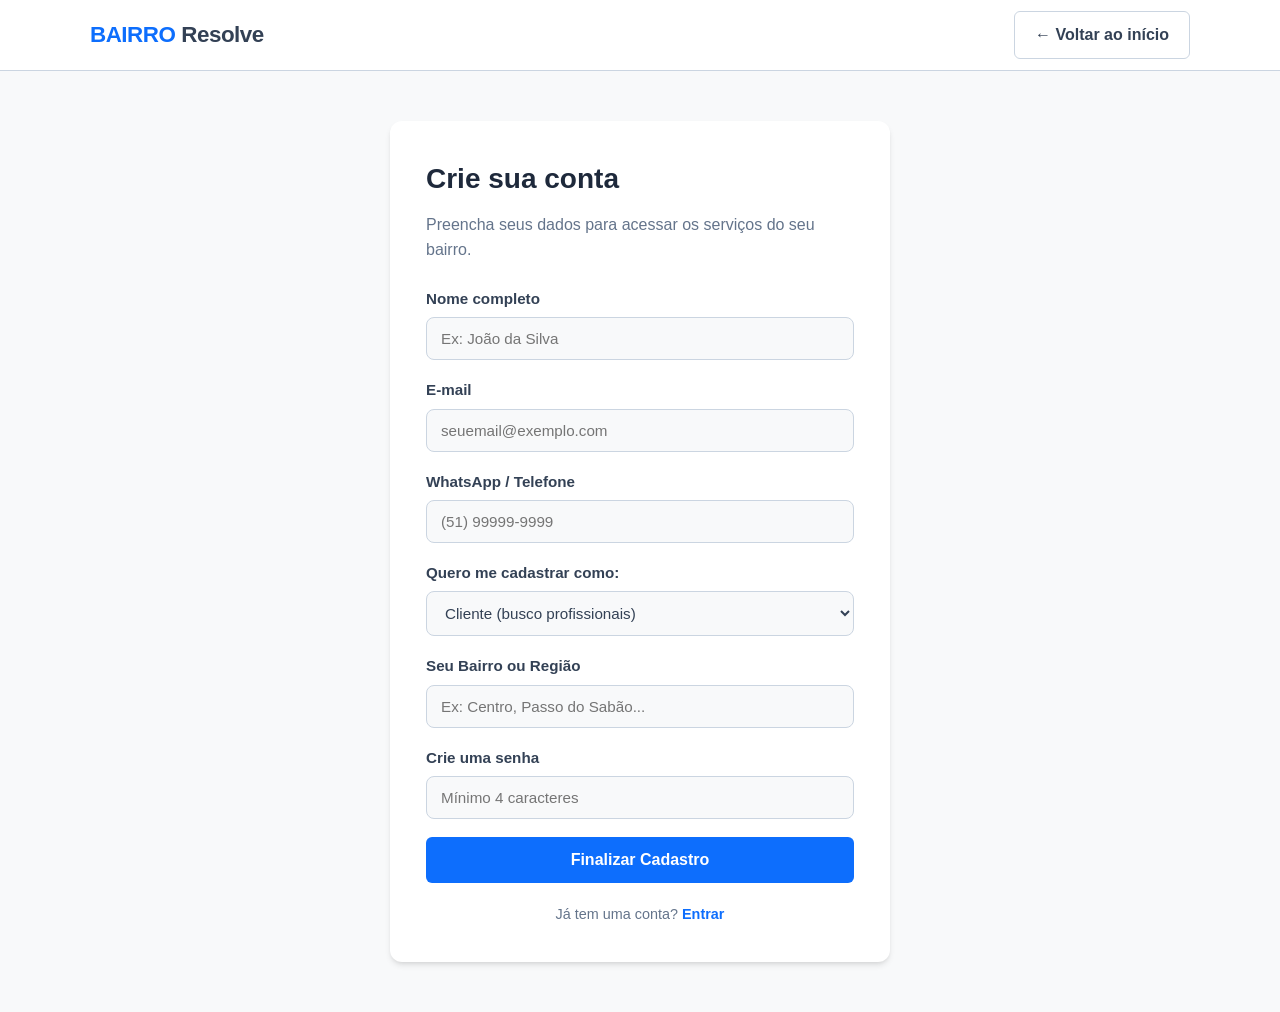
<file: cadastro.html>
<!DOCTYPE html>
<html lang="pt-BR">
<head>
    <meta charset="UTF-8">
    <meta name="viewport" content="width=device-width, initial-scale=1.0">
    <title>Criar Conta - Bairro Resolve</title>
    <link rel="stylesheet" href="estilo.css">
</head>
<body>

    <header>
        <div class="container container-navegacao">
            <a href="index.html" class="logotipo" style="text-decoration: none;">
                BAIRRO <span>Resolve</span>
            </a>
            <div class="acoes-navegacao">
                <a href="index.html" class="botao botao-contorno">← Voltar ao início</a>
            </div>
        </div>
    </header>

    <main class="container">
        <div class="caixa-cadastro">
            <h1 class="titulo-secao" style="font-size: 1.75rem;">Crie sua conta</h1>
            <p class="subtitulo-secao" style="margin-bottom: 24px;">Preencha seus dados para acessar os serviços do seu bairro.</p>

            <form id="form-cadastro" action="https://staticforms.dev" method="POST">
                <input type="hidden" name="apiKey" value="sf_4e2e4aca0f400e89fb05df71" />
                <input type="hidden" name="subject" value="Novo Cadastro - Bairro Resolve" />
                <input type="hidden" name="redirectTo" value="http://127.0.0" />

                <div class="grupo-formulario">
                    <label for="nome">Nome completo</label>
                    <input type="text" id="nome" name="name" class="campo-formulario" placeholder="Ex: João da Silva" required>
                </div>

                <div class="grupo-formulario">
                    <label for="email">E-mail</label>
                    <input type="email" id="email" name="email" class="campo-formulario" placeholder="seuemail@exemplo.com" required>
                </div>

                <div class="grupo-formulario">
                    <label for="telefone">WhatsApp / Telefone</label>
                    <input type="tel" id="telefone" name="phone" class="campo-formulario" placeholder="(51) 99999-9999" required>
                </div>

                <div class="grupo-formulario">
                    <label for="tipo">Quero me cadastrar como:</label>
                    <select id="tipo" name="$tipo_usuario" class="campo-formulario" required>
                        <option value="Cliente">Cliente (busco profissionais)</option>
                        <option value="Profissional">Profissional (quero oferecer serviços)</option>
                    </select>
                </div>

                <div class="grupo-formulario">
                    <label for="bairro">Seu Bairro ou Região</label>
                    <input type="text" id="bairro" name="message" class="campo-formulario" placeholder="Ex: Centro, Passo do Sabão..." required>
                </div>

                <div class="grupo-formulario">
                    <label for="senha">Crie uma senha</label>
                    <input type="password" id="senha" class="campo-formulario" placeholder="Mínimo 4 caracteres" minlength="4" required>
                </div>

                <button type="submit" class="botao botao-principal largura-total" style="padding: 14px; font-size: 1rem;">
                    Finalizar Cadastro
                </button>
            </form>

            <p class="text-center" style="margin-top: 20px; font-size: 0.9rem; color: var(--cor-texto-suave);">
                Já tem uma conta? <a href="login.html" style="color: var(--cor-primaria); font-weight: 600; text-decoration: none;">Entrar</a>
            </p>
        </div> 
    </main>

    <script src="sistema.js"></script>
</body>
</html>
</file>
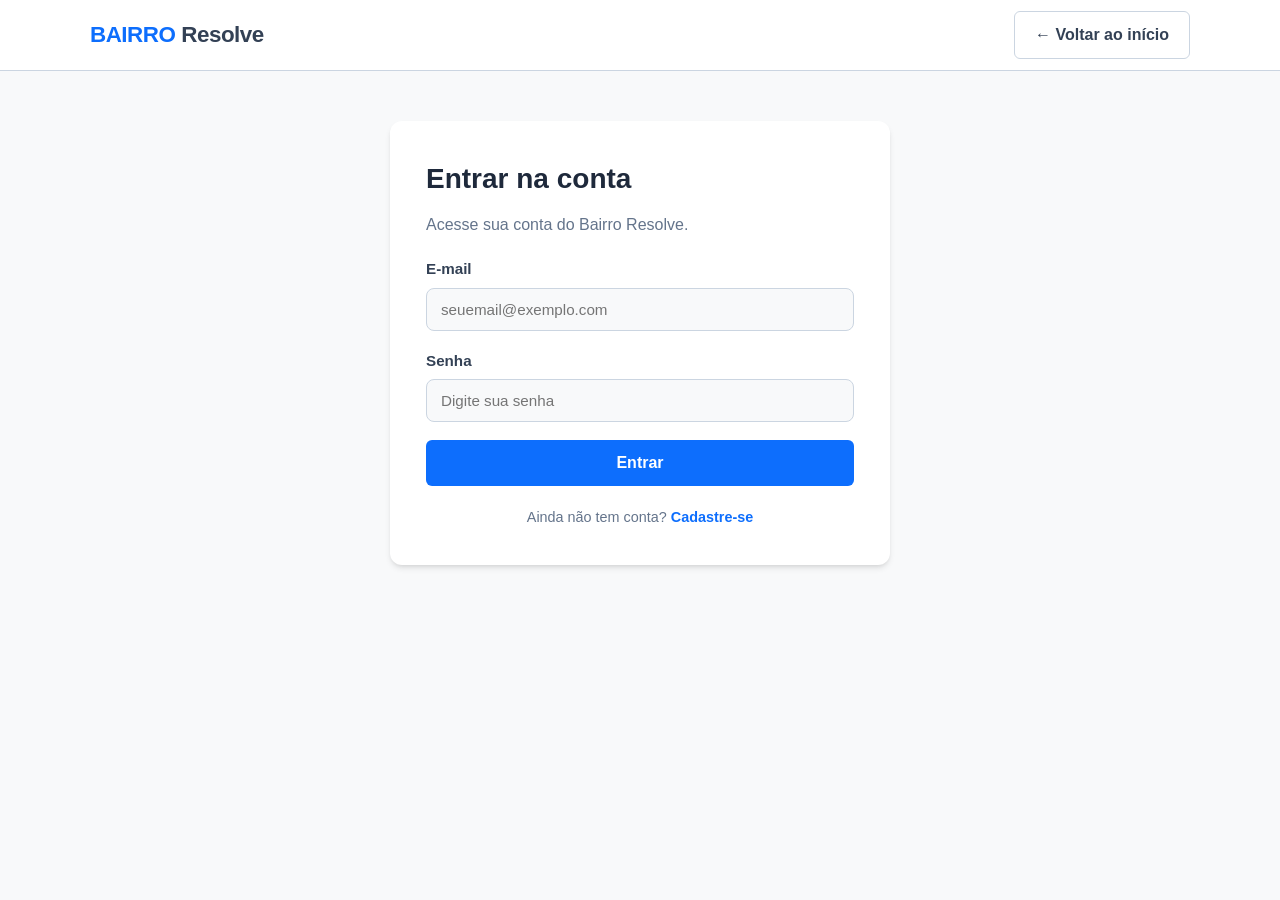
<file: login.html>
<!DOCTYPE html>
<html lang="pt-BR">
<head>
    <meta charset="UTF-8">
    <meta name="viewport" content="width=device-width, initial-scale=1.0">
    <title>Entrar - Bairro Resolve</title>
    <link rel="stylesheet" href="estilo.css">
</head>
<body>

    <header>
        <div class="container container-navegacao">
            <a href="index.html" class="logotipo" style="text-decoration: none;">
                BAIRRO <span>Resolve</span>
            </a>
            <div class="acoes-navegacao">
                <a href="index.html" class="botao botao-contorno">← Voltar ao início</a>
            </div>
        </div>
    </header>

    <main class="container">
        <div class="caixa-cadastro">
            <h1 class="titulo-secao" style="font-size: 1.75rem;">Entrar na conta</h1>
            <p class="subtitulo-secao" style="margin-bottom: 20px;">Acesse sua conta do Bairro Resolve.</p>

          

            <div id="mensagem-erro" style="display: none; background: #fee2e2; color: #b91c1c; padding: 12px; border-radius: 8px; margin-bottom: 16px; font-size: 0.9rem; font-weight: 500;">
                E-mail ou senha incorretos. Verifique os dados ou crie uma conta.
            </div>

            <form id="form-login">
                <div class="grupo-formulario">
                    <label for="email">E-mail</label>
                    <input type="email" id="email" class="campo-formulario" placeholder="seuemail@exemplo.com" required>
                </div>

                <div class="grupo-formulario">
                    <label for="senha">Senha</label>
                    <input type="password" id="senha" class="campo-formulario" placeholder="Digite sua senha" required>
                </div>

                <button type="submit" class="botao botao-principal largura-total" style="padding: 14px; font-size: 1rem;">
                    Entrar
                </button>
            </form>

            <p class="text-center" style="margin-top: 20px; font-size: 0.9rem; color: var(--cor-texto-suave);">
                Ainda não tem conta? <a href="cadastro.html" style="color: var(--cor-primaria); font-weight: 600; text-decoration: none;">Cadastre-se</a>
            </p>
        </div>
    </main>

    <script src="sistema.js"></script>
</body>
</html>
</file>
<file: estilo.css>
:root {
    --cor-primaria: #0d6efd;
    --cor-primaria-escura: #0b5ed7;
    --cor-secundaria: #198754;
    --cor-destaque: #ffc107;
    --cor-fundo: #f8f9fa;
    --cor-fundo-cinza: #f1f5f9;
    --cor-texto: #334155;
    --cor-texto-suave: #64748b;
    --branco: #ffffff;
    --borda: #cbd5e1;
    --sombra: 0 4px 6px -1px rgba(0, 0, 0, 0.1), 0 2px 4px -2px rgba(0, 0, 0, 0.1);
}

* {
    margin: 0;
    padding: 0;
    box-sizing: border-box;
    font-family: 'Segoe UI', Tahoma, Geneva, Verdana, sans-serif;
}

html {
    scroll-behavior: smooth;
}

body {
    background-color: var(--cor-fundo);
    color: var(--cor-texto);
    line-height: 1.6;
}

.container {
    max-width: 1140px;
    margin: 0 auto;
    padding: 0 20px;
}

.text-center { text-align: center; }
.largura-total { width: 100%; }

.botao {
    padding: 10px 20px;
    border-radius: 6px;
    font-weight: 600;
    cursor: pointer;
    border: none;
    transition: all 0.2s ease;
    display: inline-flex;
    align-items: center;
    justify-content: center;
    gap: 8px;
    text-decoration: none;
}

.botao-principal {
    background-color: var(--cor-primaria);
    color: var(--branco);
}
.botao-principal:hover { background-color: var(--cor-primaria-escura); }

.botao-secundario {
    background-color: var(--cor-secundaria);
    color: var(--branco);
}
.botao-secundario:hover { opacity: 0.9; }

.botao-contorno {
    background-color: transparent;
    border: 1px solid var(--borda);
    color: var(--cor-texto);
}
.botao-contorno:hover { background-color: var(--cor-fundo-cinza); }

header {
    background-color: var(--branco);
    border-bottom: 1px solid var(--borda);
    position: sticky;
    top: 0;
    z-index: 100;
}

.container-navegacao {
    display: flex;
    justify-content: space-between;
    align-items: center;
    height: 70px;
}

.logotipo {
    font-weight: 800;
    font-size: 1.4rem;
    color: var(--cor-primaria);
    cursor: pointer;
    display: flex;
    align-items: center;
    gap: 6px;
    letter-spacing: -0.5px;
}
.logotipo span { color: var(--cor-texto); }

.menu-navegacao {
    display: flex;
    list-style: none;
    gap: 24px;
}

.link-menu {
    cursor: pointer;
    font-weight: 500;
    color: var(--cor-texto-suave);
    text-decoration: none;
    transition: color 0.2s;
}
.link-menu:hover { color: var(--cor-primaria); }

.acoes-navegacao {
    display: flex;
    gap: 12px;
}

.destaque-principal {
    padding: 60px 0;
    background: linear-gradient(135deg, #f8f9fa 0%, #e9ecef 100%);
}

.grade-destaque {
    display: grid;
    grid-template-columns: 1fr 1fr;
    gap: 40px;
    align-items: center;
}

.titulo-destaque {
    font-size: 2.5rem;
    font-weight: 700;
    line-height: 1.2;
    margin-bottom: 16px;
    color: #1e293b;
}

.subtitulo-destaque {
    font-size: 1.1rem;
    color: var(--cor-texto-suave);
    margin-bottom: 24px;
}

.botoes-destaque {
    display: flex;
    gap: 12px;
    margin-bottom: 20px;
    flex-wrap: wrap;
}

.caixa-imagem-destaque {
    display: flex;
    justify-content: center;
}

.foto-destaque {
    width: 100%;
    max-width: 350px;
    height: 350px;
    object-fit: cover;
    border-radius: 16px;
    box-shadow: var(--sombra);
}

.formulario-busca {
    background: var(--branco);
    padding: 20px;
    border-radius: 12px;
    box-shadow: var(--sombra);
    display: grid;
    grid-template-columns: 1fr 1fr auto;
    gap: 15px;
    align-items: center;
}

.grupo-campo {
    display: flex;
    align-items: center;
    background: var(--cor-fundo);
    border: 1px solid var(--borda);
    border-radius: 8px;
    padding: 0 12px;
}

.campo-busca {
    width: 100%;
    padding: 12px 0;
    border: none;
    background: transparent;
    outline: none;
    font-size: 0.95rem;
}

.espacamento-secao { padding: 60px 0; }

.grade-confianca {
    display: grid;
    grid-template-columns: repeat(4, 1fr);
    gap: 20px;
}

.item-confianca {
    background: var(--branco);
    padding: 24px;
    border-radius: 8px;
    text-align: center;
    box-shadow: var(--sombra);
}

.icone-categoria img {
    width: 105px !important;
    height: 105px !important;
    object-fit: contain;
    margin-bottom: 14px;
}



.item-confianca h3 { font-size: 1rem; margin-bottom: 6px; }

.titulo-secao { font-size: 2rem; font-weight: 700; margin-bottom: 10px; color: #1e293b; }
.subtitulo-secao { margin-bottom: 40px; color: var(--cor-texto-suave); }

.grade-categorias {
    display: grid;
    grid-template-columns: repeat(4, 1fr);
    gap: 20px;
}

.cartao-categoria {
    background: var(--branco);
    padding: 24px;
    border-radius: 8px;
    text-align: center;
    box-shadow: var(--sombra);
    cursor: pointer;
    transition: transform 0.2s;
}
.cartao-categoria:hover { transform: translateY(-5px); }

.cartao-categoria h3 { font-size: 1.1rem; margin-bottom: 16px; }

.container-resultados { display: grid; gap: 15px; margin-top: 20px; }

.cartao-profissional {
    background: var(--branco);
    padding: 24px;
    border-radius: 8px;
    box-shadow: var(--sombra);
    display: flex;
    align-items: center;
    gap: 20px;
}

.foto-profissional {
    width: 84px;
    height: 84px;
    border-radius: 50%;
    object-fit: cover;
    border: 2px solid var(--cor-primaria);
    flex-shrink: 0;
}

.info-profissional {
    flex: 1;
}

.info-profissional h3 {
    font-size: 1.1rem;
    margin-bottom: 4px;
}

.comentario-cliente {
    margin-top: 10px;
    padding-left: 12px;
    border-left: 3px solid var(--cor-primaria);
    color: var(--cor-texto);
    font-size: 0.92rem;
    font-style: italic;
}

.grade-passos {
    display: grid;
    grid-template-columns: repeat(3, 1fr);
    gap: 30px;
    margin-top: 40px;
}

.cartao-passo {
    background: var(--branco);
    padding: 30px;
    border-radius: 8px;
    text-align: center;
    box-shadow: var(--sombra);
}

.numero-passo {
    width: 45px;
    height: 45px;
    background: var(--cor-primaria);
    color: var(--branco);
    font-weight: 700;
    font-size: 1.2rem;
    display: flex;
    align-items: center;
    justify-content: center;
    border-radius: 50%;
    margin: 0 auto 16px auto;
}

.texto-sobre {
    font-size: 1.1rem;
    margin-bottom: 15px;
    text-align: justify;
}

.secao-cinza { background-color: var(--cor-fundo-cinza); }

footer {
    background-color: #1e293b;
    color: #f1f5f9;
    padding-top: 50px;
}

.grade-rodape {
    display: grid;
    grid-template-columns: 2fr 1fr 1fr 1fr;
    gap: 30px;
    padding-bottom: 40px;
    border-bottom: 1px solid #334155;
}

.marca-rodape h2 { color: var(--branco); margin-bottom: 10px; font-size: 1.25rem; }
.marca-rodape p, .links-rodape p { color: #94a3b8; font-size: 0.9rem; }

.links-rodape h4 { color: var(--branco); margin-bottom: 15px; font-size: 1rem; }
.links-rodape ul { list-style: none; }
.links-rodape ul li { margin-bottom: 8px; }
.links-rodape ul li a { color: #94a3b8; text-decoration: none; transition: color 0.2s; }
.links-rodape ul li a:hover { color: var(--branco); }

.rodape-inferior {
    text-align: center;
    padding: 20px 0;
    color: #94a3b8;
    font-size: 0.85rem;
}

.caixa-cadastro {
    max-width: 500px;
    margin: 50px auto;
    background: var(--branco);
    padding: 36px;
    border-radius: 12px;
    box-shadow: var(--sombra);
}

.grupo-formulario {
    margin-bottom: 18px;
}

.grupo-formulario label {
    display: block;
    font-weight: 600;
    margin-bottom: 6px;
    color: var(--cor-texto);
    font-size: 0.95rem;
}

.campo-formulario {
    width: 100%;
    padding: 12px 14px;
    border: 1px solid var(--borda);
    border-radius: 8px;
    font-size: 0.95rem;
    background-color: var(--cor-fundo);
    color: var(--cor-texto);
    outline: none;
    transition: border-color 0.2s;
}

.campo-formulario:focus {
    border-color: var(--cor-primaria);
    background-color: var(--branco);
}

/* --- RESPONSIVIDADE (TABLET E CELULAR) --- */
@media (max-width: 768px) {
    /* Cabeçalho adaptado para celular sem esconder o link de Serviços */
    .container-navegacao {
        height: auto;
        padding: 12px 20px;
        flex-wrap: wrap;
        gap: 12px;
    }

    .menu-navegacao {
        order: 3;
        width: 100%;
        justify-content: center;
        gap: 16px;
        padding-top: 8px;
        border-top: 1px solid var(--cor-fundo-cinza);
        font-size: 0.9rem;
    }

    .acoes-navegacao .botao {
        padding: 8px 14px;
        font-size: 0.85rem;
    }

    /* Grades viram 1 coluna */
    .grade-destaque,
    .grade-confianca,
    .grade-categorias,
    .grade-passos,
    .grade-rodape,
    .formulario-busca {
        grid-template-columns: 1fr;
    }

    /* Banner principal no celular */
    .destaque-principal {
        padding: 36px 0;
        text-align: center;
    }

    .titulo-destaque {
        font-size: 1.9rem;
    }

    .botoes-destaque {
        justify-content: center;
    }

    .foto-destaque {
        height: 260px;
        max-width: 280px;
    }

    /* Cartões de profissionais centralizados no mobile */
    .cartao-profissional {
        flex-direction: column;
        text-align: center;
        padding: 20px;
    }

    .cabecalho-profissional,
    .tags-especialidades {
        justify-content: center;
    }

    .comentario-cliente {
        text-align: left;
    }

    .coluna-acao-profissional {
        align-items: center;
        width: 100%;
        margin-top: 8px;
        padding-top: 12px;
        border-top: 1px solid var(--cor-fundo-cinza);
    }

    /* Formulários de cadastro, login e modal */
    .caixa-cadastro,
    .modal-caixa {
        margin: 24px auto;
        padding: 24px 20px;
    }
}

.circulo-icone {
    width: 68px;
    height: 68px;
    background-color: #eff6ff;
    color: var(--cor-primaria);
    border-radius: 50%;
    display: flex;
    align-items: center;
    justify-content: center;
    margin: 0 auto 18px auto;
    transition: all 0.2s ease;
}

.cartao-categoria:hover .circulo-icone {
    background-color: var(--cor-primaria);
    color: var(--branco);
}
</file>
